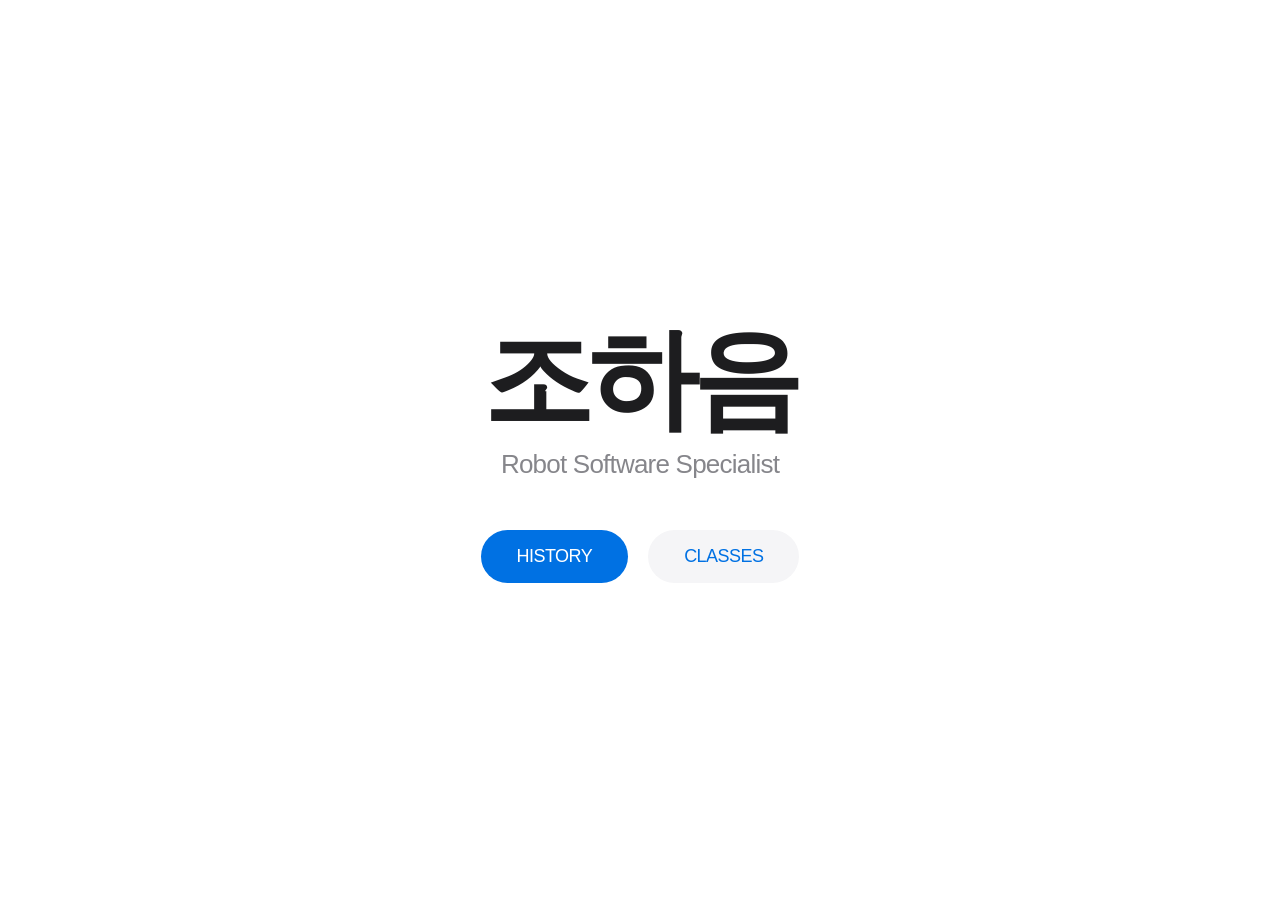
<file: ref_data/html_1/index.html>
<!DOCTYPE html>
<html lang="ko">
<head>
    <meta charset="UTF-8">
    <meta name="viewport" content="width=device-width, initial-scale=1.0">
    <title>조하음 | Portfolio</title>
    <link rel="stylesheet" href="style.css">
    <style>
        body {
            background-color: #ffffff;
            color: #1d1d1f;
            overflow: hidden;
            display: flex;
            justify-content: center;
            align-items: center;
            height: 100vh;
        }

        .hero {
            text-align: center;
        }

        h1 {
            font-size: clamp(60px, 12vw, 110px);
            font-weight: 700;
            letter-spacing: -0.05em;
            color: #1d1d1f;
            margin-bottom: 10px;
            opacity: 0;
            transform: translateY(40px);
            animation: appleFadeUp 1.2s cubic-bezier(0.4, 0, 0.2, 1) forwards;
        }

        .sub {
            font-size: 26px;
            font-weight: 400;
            color: #86868b;
            margin-bottom: 50px;
            opacity: 0;
            transform: translateY(30px);
            animation: appleFadeUp 1.2s cubic-bezier(0.4, 0, 0.2, 1) 0.3s forwards;
        }

        .links {
            display: flex;
            gap: 20px;
            justify-content: center;
            opacity: 0;
            animation: appleFadeUp 1s ease 0.8s forwards;
        }

        .btn-apple {
            padding: 16px 36px;
            border-radius: 980px;
            font-size: 18px;
            font-weight: 500;
            text-decoration: none;
            transition: all 0.3s cubic-bezier(0.4, 0, 0.2, 1);
        }

        .btn-history {
            background-color: #0071e3;
            color: #fff;
        }

        .btn-history:hover {
            background-color: #0077ed;
            transform: scale(1.05);
            box-shadow: 0 8px 20px rgba(0,113,227,0.3);
        }

        .btn-classes {
            background-color: #f5f5f7;
            color: #0071e3;
        }

        .btn-classes:hover {
            background-color: #e8e8ed;
            transform: scale(1.05);
        }

        @keyframes appleFadeUp {
            to {
                opacity: 1;
                transform: translateY(0);
            }
        }

        @media (max-width: 768px) {
            h1 { font-size: 50px; }
            .sub { font-size: 20px; }
            .links { flex-direction: column; width: 100%; }
        }
    </style>
</head>
<body>
    <div class="hero">
        <h1>조하음</h1>
        <p class="sub">Robot Software Specialist</p>
        <div class="links">
            <a href="history.html" class="btn-apple btn-history">HISTORY</a>
            <a href="classes.html" class="btn-apple btn-classes">CLASSES</a>
        </div>
    </div>
</body>
</html>
</file>
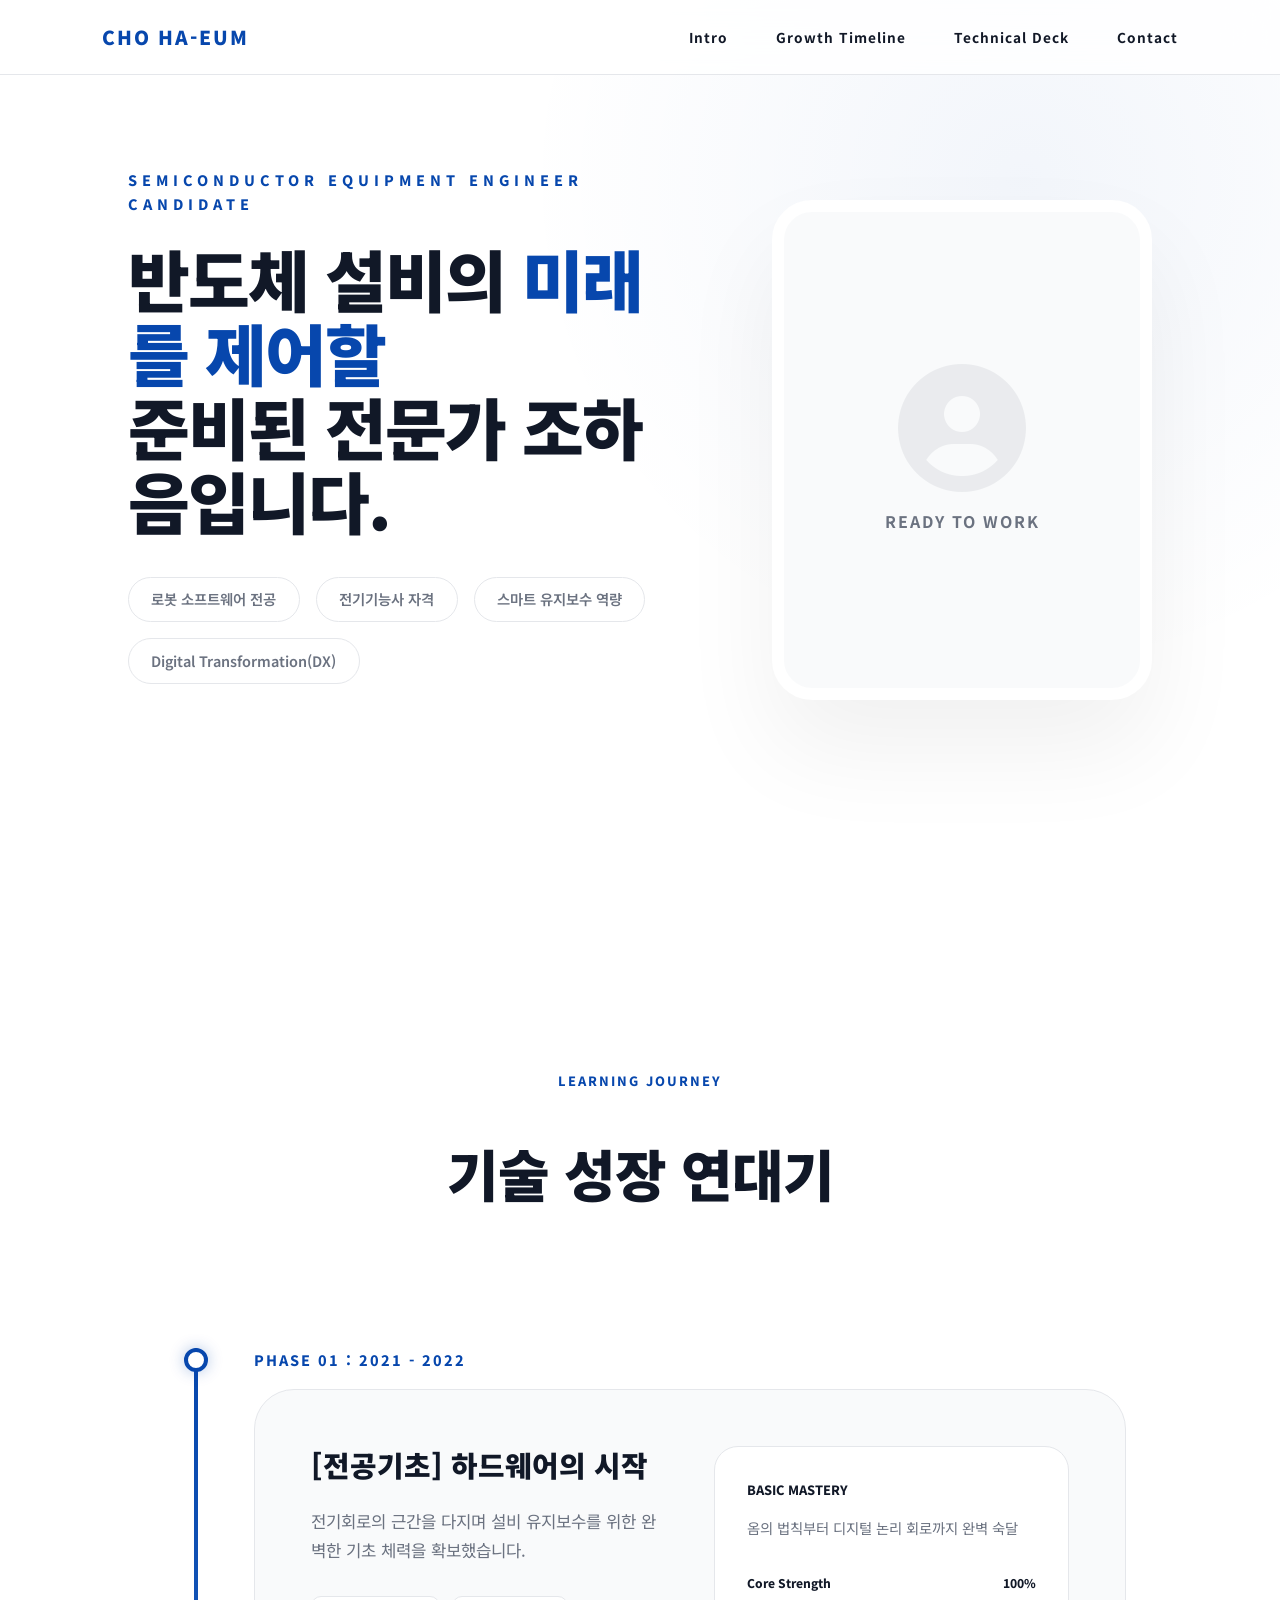
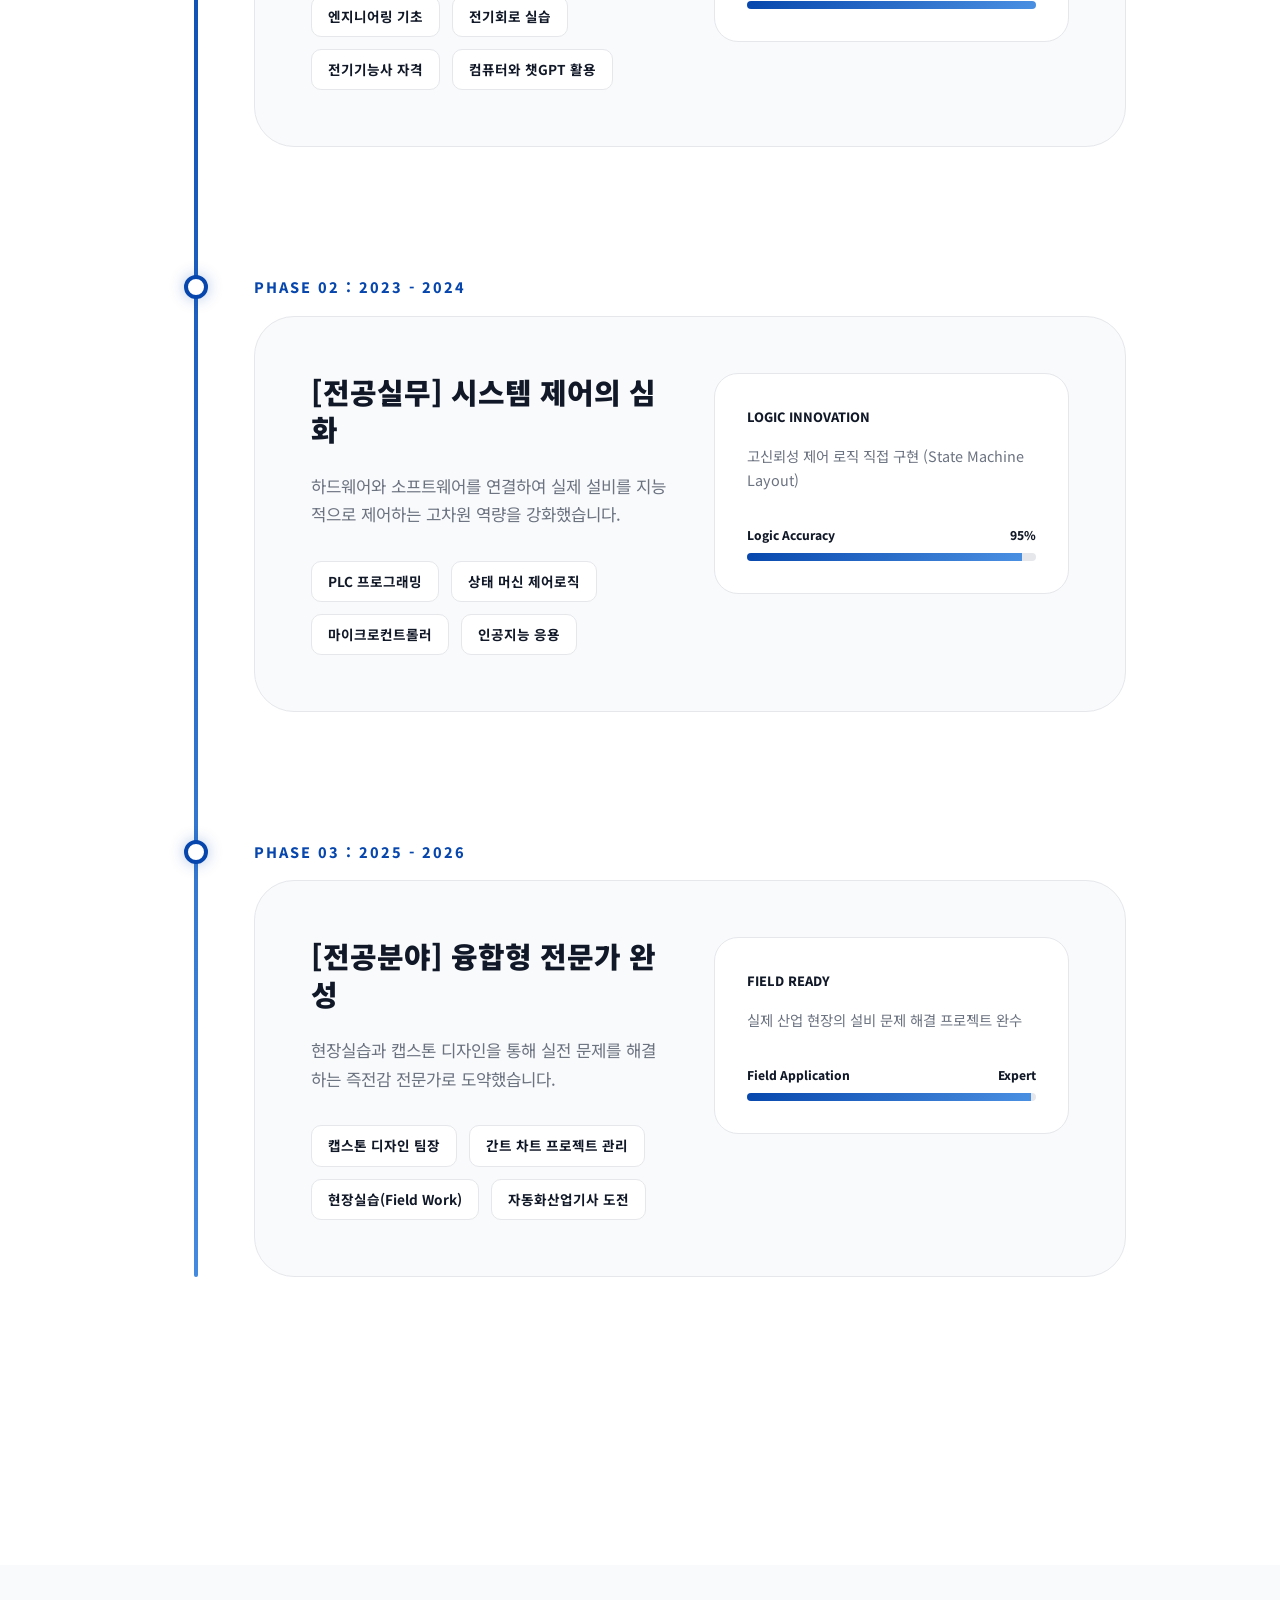
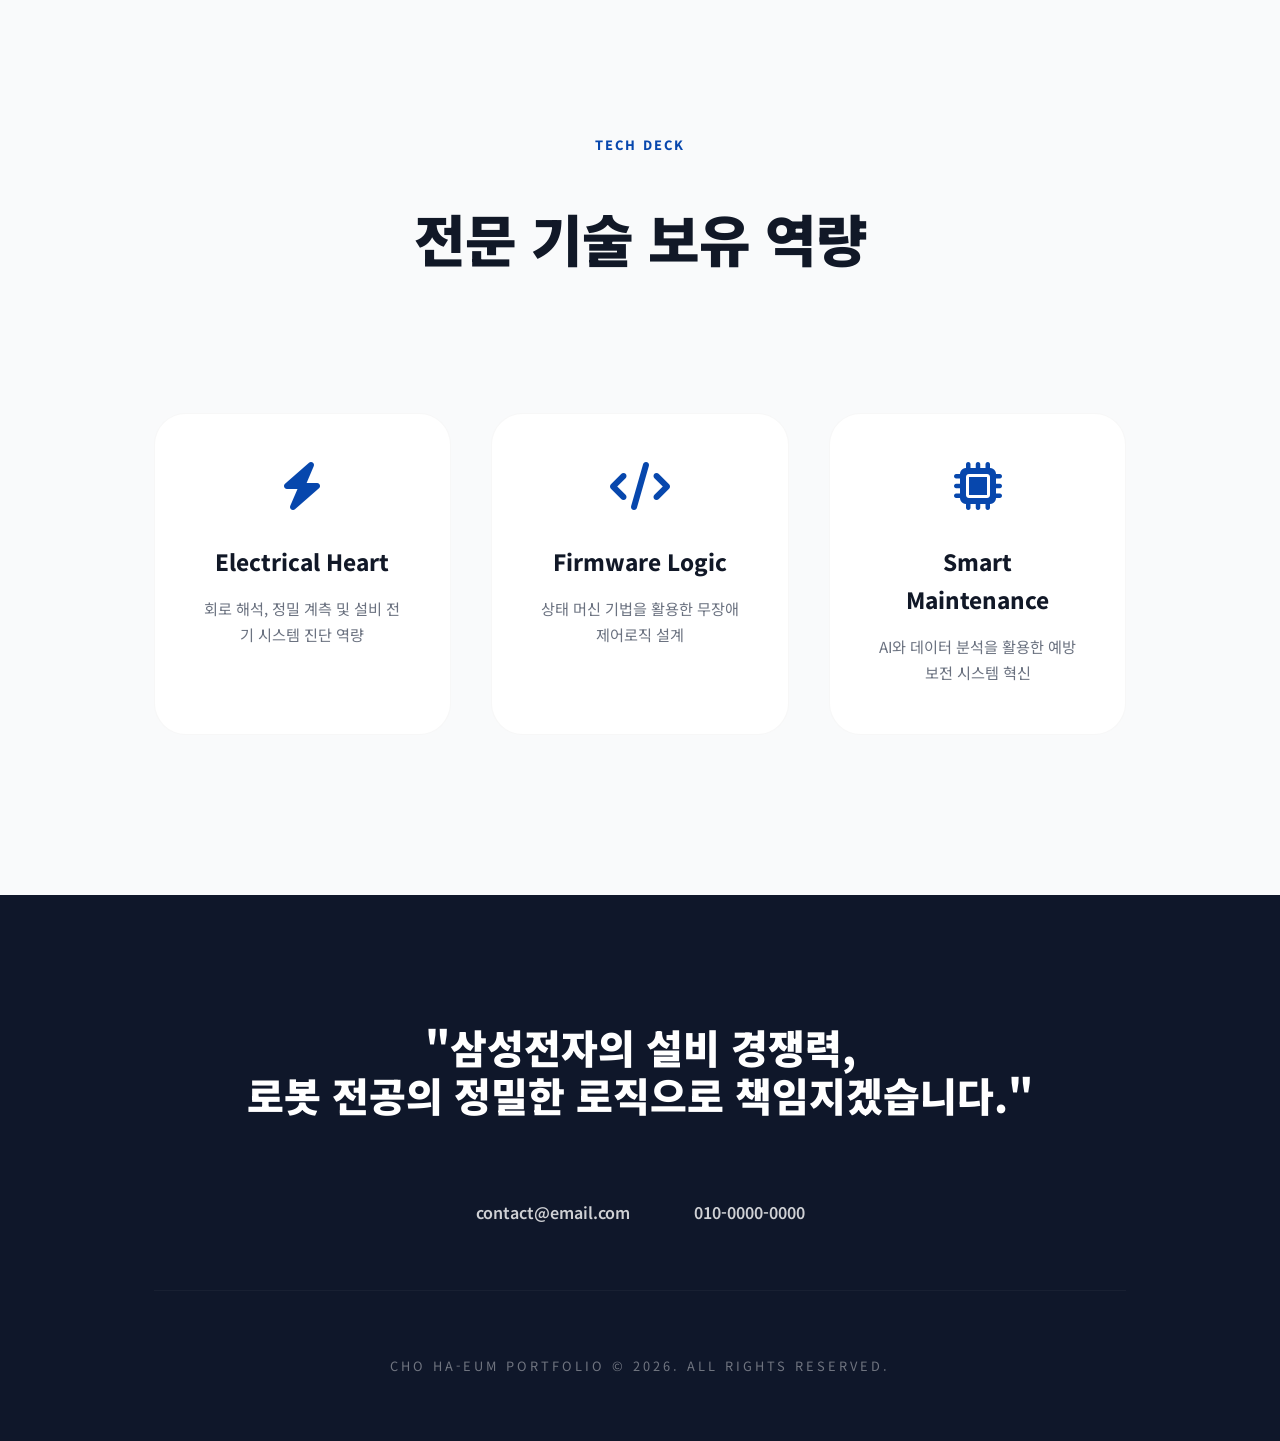
<file: ref_data/my_work/index.html>
<!DOCTYPE html>
<html lang="ko">
<head>
    <meta charset="UTF-8">
    <meta name="viewport" content="width=device-width, initial-scale=1.0">
    <title>조하음 | 삼성전자 설비 엔지니어 포트폴리오</title>
    <!-- Google Fonts -->
    <link rel="preconnect" href="https://fonts.googleapis.com">
    <link rel="preconnect" href="https://fonts.gstatic.com" crossorigin>
    <link href="https://fonts.googleapis.com/css2?family=Inter:wght@400;700;900&family=Noto+Sans+KR:wght@300;400;500;700;900&display=swap" rel="stylesheet">
    <!-- Font Awesome -->
    <link rel="stylesheet" href="https://cdnjs.cloudflare.com/ajax/libs/font-awesome/6.4.0/css/all.min.css">
    <style>
        :root {
            --samsung-blue: #0747AD;
            --samsung-gradient: linear-gradient(135deg, #0747AD 0%, #4A90E2 100%);
            --white: #FFFFFF;
            --bg-gray: #F9FAFB;
            --text-main: #111827;
            --text-muted: #6B7280;
            --border-color: #E5E7EB;
            --transition: all 0.5s cubic-bezier(0.16, 1, 0.3, 1);
        }

        * {
            margin: 0; padding: 0; box-sizing: border-box;
            font-family: 'Noto Sans KR', 'Inter', sans-serif;
            -webkit-font-smoothing: antialiased;
        }

        body { background-color: var(--white); color: var(--text-main); line-height: 1.7; overflow-x: hidden; }

        /* --- Animations --- */
        @keyframes lineGrow { from { height: 0; } to { height: 100%; } }
        @keyframes slideIn { from { opacity: 0; transform: translateX(-30px); } to { opacity: 1; transform: translateX(0); } }

        .reveal { opacity: 0; transition: var(--transition); }
        .reveal.visible { opacity: 1; transform: translateY(0) !important; }

        /* --- Header --- */
        nav {
            position: fixed; top: 0; width: 100%; height: 75px;
            background: rgba(255, 255, 255, 0.8); backdrop-filter: blur(25px);
            z-index: 1000; display: flex; justify-content: space-between;
            align-items: center; padding: 0 8%; border-bottom: 1px solid var(--border-color);
        }

        .logo { font-weight: 900; font-size: 1.2rem; color: var(--samsung-blue); letter-spacing: 2px; }

        nav ul { display: flex; list-style: none; gap: 3rem; }
        nav a { text-decoration: none; color: var(--text-main); font-weight: 700; font-size: 0.85rem; letter-spacing: 1px; transition: 0.3s; }
        nav a:hover { color: var(--samsung-blue); }

        /* --- Hero --- */
        .hero {
            height: 100vh; display: flex; align-items: center; padding: 0 10%;
            background: radial-gradient(circle at 80% 20%, rgba(7, 71, 173, 0.05) 0%, transparent 40%);
        }

        .hero-content { flex: 1.2; }
        .hero h2 { font-size: 0.9rem; font-weight: 800; color: var(--samsung-blue); letter-spacing: 5px; margin-bottom: 1.5rem; }
        .hero h1 { font-size: 4.2rem; font-weight: 900; line-height: 1.1; letter-spacing: -2px; margin-bottom: 2.5rem; }
        .hero h1 span { color: var(--samsung-blue); }

        .hero-keywords { display: flex; gap: 1rem; flex-wrap: wrap; margin-bottom: 3rem; }
        .keyword { font-size: 0.9rem; font-weight: 600; color: var(--text-muted); border: 1px solid var(--border-color); padding: 0.6rem 1.4rem; border-radius: 50px; }

        .hero-image { flex: 1; display: flex; justify-content: flex-end; }
        .profile-card {
            width: 380px; height: 500px; background: var(--bg-gray); border-radius: 40px;
            border: 12px solid var(--white); box-shadow: 0 50px 100px rgba(0,0,0,0.06);
            display: flex; align-items: center; justify-content: center; position: relative; overflow: hidden;
        }

        /* --- Technical Growth Timeline --- */
        .timeline-section { background-color: var(--white); padding: 10rem 12%; }
        
        .section-header { text-align: center; margin-bottom: 8rem; }
        .section-label { font-size: 0.8rem; font-weight: 800; color: var(--samsung-blue); padding: 0.6rem 1.5rem; background: var(--samsung-soft); border-radius: 50px; text-transform: uppercase; letter-spacing: 2px; display: inline-block; margin-bottom: 1.5rem; }
        .section-header h3 { font-size: 3.5rem; font-weight: 900; letter-spacing: -1px; }

        .timeline-container { position: relative; max-width: 1000px; margin: 0 auto; }
        
        /* Growth Track Line */
        .timeline-track {
            position: absolute; left: 40px; top: 0; bottom: 0; width: 4px;
            background: #F3F4F6; border-radius: 2px; overflow: hidden;
        }
        .timeline-progress {
            position: absolute; left: 0; top: 0; width: 100%; height: 0;
            background: var(--samsung-gradient); transition: height 2s ease;
        }

        .timeline-item {
            position: relative; padding-left: 100px; margin-bottom: 8rem;
        }

        .timeline-dot {
            position: absolute; left: 30px; top: 0; width: 24px; height: 24px;
            background: var(--white); border: 4px solid var(--samsung-blue);
            border-radius: 50%; z-index: 2; box-shadow: 0 0 15px rgba(7, 71, 173, 0.3);
        }

        .timeline-phase {
            font-size: 0.9rem; font-weight: 800; color: var(--samsung-blue);
            letter-spacing: 2px; margin-bottom: 1rem; display: block;
        }

        .timeline-card {
            background: var(--bg-gray); padding: 3.5rem; border-radius: 40px;
            border: 1px solid var(--border-color); transition: var(--transition);
            display: grid; grid-template-columns: 1fr 1fr; gap: 3rem; align-items: start;
        }

        .timeline-card:hover { border-color: var(--samsung-blue); transform: translateX(10px); background: var(--white); box-shadow: 0 30px 60px rgba(7, 71, 173, 0.05); }

        .card-content h4 { font-size: 1.8rem; font-weight: 900; margin-bottom: 1.5rem; line-height: 1.3; }
        .card-info { font-size: 1.05rem; color: var(--text-muted); margin-bottom: 2rem; }

        .card-skills { display: flex; flex-wrap: wrap; gap: 0.75rem; }
        .skill-tag { font-size: 0.85rem; font-weight: 700; color: var(--text-main); background: var(--white); padding: 0.5rem 1rem; border-radius: 10px; border: 1px solid var(--border-color); }

        .card-visual { background: var(--white); padding: 2rem; border-radius: 24px; border: 1px solid var(--border-color); }
        .growth-meter { margin-top: 1.5rem; }
        .meter-bar { height: 8px; background: #E5E7EB; border-radius: 4px; overflow: hidden; margin-top: 0.5rem; }
        .meter-fill { height: 100%; background: var(--samsung-gradient); width: 0; transition: width 1.5s cubic-bezier(0.16, 1, 0.3, 1); }

        /* --- Tech Deck (Skill Details) --- */
        .tech-deck { background: var(--bg-gray); padding: 10rem 12%; }
        .deck-grid { display: grid; grid-template-columns: repeat(3, 1fr); gap: 2.5rem; }
        .deck-card { background: var(--white); padding: 3rem; border-radius: 32px; text-align: center; border: 1px solid rgba(0,0,0,0.03); }
        .deck-card i { font-size: 3rem; color: var(--samsung-blue); margin-bottom: 2rem; }
        .deck-card h5 { font-size: 1.4rem; font-weight: 800; margin-bottom: 1rem; }
        
        /* --- Footer --- */
        footer { background: #0F172A; color: var(--white); padding: 8rem 12% 4rem; text-align: center; }
        .final-quote { font-size: 2.5rem; font-weight: 900; max-width: 900px; margin: 0 auto 5rem; line-height: 1.2; }
        .contact-info { display: flex; justify-content: center; gap: 4rem; margin-bottom: 4rem; font-weight: 600; }
        .contact-info a { color: var(--white); text-decoration: none; opacity: 0.8; }
        .footer-logo { font-size: 0.8rem; letter-spacing: 3px; opacity: 0.4; margin-top: 4rem; border-top: 1px solid rgba(255,255,255,0.1); padding-top: 4rem; }

        #scroll-top { position: fixed; bottom: 40px; right: 40px; width: 60px; height: 60px; background: var(--samsung-blue); color: var(--white); border-radius: 50%; display: flex; align-items: center; justify-content: center; cursor: pointer; opacity: 0; transition: 0.4s; z-index: 999; }
        #scroll-top.visible { opacity: 1; }

        @media (max-width: 1024px) {
            .hero { flex-direction: column; text-align: center; padding-top: 10rem; }
            .hero-image { display: none; }
            .timeline-card { grid-template-columns: 1fr; padding: 2.5rem; }
            .deck-grid { grid-template-columns: 1fr; }
            .timeline-track { left: 20px; }
            .timeline-dot { left: 10px; }
            .timeline-item { padding-left: 60px; }
        }
    </style>
</head>
<body>

    <nav>
        <div class="logo">CHO HA-EUM</div>
        <ul>
            <li><a href="#hero">Intro</a></li>
            <li><a href="#timeline">Growth Timeline</a></li>
            <li><a href="#tech">Technical Deck</a></li>
            <li><a href="#contact">Contact</a></li>
        </ul>
    </nav>

    <section id="hero" class="hero">
        <div class="hero-content reveal" style="transform: translateY(30px);">
            <h2>SEMICONDUCTOR EQUIPMENT ENGINEER CANDIDATE</h2>
            <h1>
                반도체 설비의 <span>미래를 제어할</span><br>
                준비된 전문가 조하음입니다.
            </h1>
            <div class="hero-keywords">
                <div class="keyword">로봇 소프트웨어 전공</div>
                <div class="keyword">전기기능사 자격</div>
                <div class="keyword">스마트 유지보수 역량</div>
                <div class="keyword">Digital Transformation(DX)</div>
            </div>
        </div>
        <div class="hero-image reveal" style="transform: translateY(30px); transition-delay: 0.2s;">
            <div class="profile-card">
                <div style="text-align: center; color: var(--text-muted);">
                    <i class="fas fa-user-circle" style="font-size: 8rem; margin-bottom: 1rem; opacity: 0.1;"></i>
                    <p style="font-weight: 700; letter-spacing: 2px;">READY TO WORK</p>
                </div>
            </div>
        </div>
    </section>

    <!-- TECHNICAL GROWTH TIMELINE -->
    <section id="timeline" class="timeline-section">
        <div class="section-header reveal" style="transform: translateY(30px);">
            <span class="section-label">Learning Journey</span>
            <h3>기술 성장 연대기</h3>
        </div>

        <div class="timeline-container">
            <div class="timeline-track">
                <div class="timeline-progress" id="progress-line"></div>
            </div>

            <!-- PHASE 1 -->
            <div class="timeline-item reveal" style="transform: translateY(30px);">
                <div class="timeline-dot"></div>
                <span class="timeline-phase">PHASE 01 : 2021 - 2022</span>
                <div class="timeline-card">
                    <div class="card-content">
                        <h4>[전공기초] 하드웨어의 시작</h4>
                        <p class="card-info">전기회로의 근간을 다지며 설비 유지보수를 위한 완벽한 기초 체력을 확보했습니다.</p>
                        <div class="card-skills">
                            <span class="skill-tag">엔지니어링 기초</span>
                            <span class="skill-tag">전기회로 실습</span>
                            <span class="skill-tag">전기기능사 자격</span>
                            <span class="skill-tag">컴퓨터와 챗GPT 활용</span>
                        </div>
                    </div>
                    <div class="card-visual">
                        <p style="font-weight: 800; font-size: 0.8rem; margin-bottom: 1rem;">BASIC MASTERY</p>
                        <div class="card-info" style="font-size: 0.9rem;">옴의 법칙부터 디지털 논리 회로까지 완벽 숙달</div>
                        <div class="growth-meter">
                            <div style="display: flex; justify-content: space-between; font-size: 0.75rem; font-weight: 800;">
                                <span>Core Strength</span>
                                <span>100%</span>
                            </div>
                            <div class="meter-bar"><div class="meter-fill" style="width: 100%;"></div></div>
                        </div>
                    </div>
                </div>
            </div>

            <!-- PHASE 2 -->
            <div class="timeline-item reveal" style="transform: translateY(30px);">
                <div class="timeline-dot"></div>
                <span class="timeline-phase">PHASE 02 : 2023 - 2024</span>
                <div class="timeline-card">
                    <div class="card-content">
                        <h4>[전공실무] 시스템 제어의 심화</h4>
                        <p class="card-info">하드웨어와 소프트웨어를 연결하여 실제 설비를 지능적으로 제어하는 고차원 역량을 강화했습니다.</p>
                        <div class="card-skills">
                            <span class="skill-tag">PLC 프로그래밍</span>
                            <span class="skill-tag">상태 머신 제어로직</span>
                            <span class="skill-tag">마이크로컨트롤러</span>
                            <span class="skill-tag">인공지능 응용</span>
                        </div>
                    </div>
                    <div class="card-visual">
                        <p style="font-weight: 800; font-size: 0.8rem; margin-bottom: 1rem;">LOGIC INNOVATION</p>
                        <div class="card-info" style="font-size: 0.9rem;">고신뢰성 제어 로직 직접 구현 (State Machine Layout)</div>
                        <div class="growth-meter">
                            <div style="display: flex; justify-content: space-between; font-size: 0.75rem; font-weight: 800;">
                                <span>Logic Accuracy</span>
                                <span>95%</span>
                            </div>
                            <div class="meter-bar"><div class="meter-fill" style="width: 95%;"></div></div>
                        </div>
                    </div>
                </div>
            </div>

            <!-- PHASE 3 -->
            <div class="timeline-item reveal" style="transform: translateY(30px);">
                <div class="timeline-dot"></div>
                <span class="timeline-phase">PHASE 03 : 2025 - 2026</span>
                <div class="timeline-card">
                    <div class="card-content">
                        <h4>[전공분야] 융합형 전문가 완성</h4>
                        <p class="card-info">현장실습과 캡스톤 디자인을 통해 실전 문제를 해결하는 즉전감 전문가로 도약했습니다.</p>
                        <div class="card-skills">
                            <span class="skill-tag">캡스톤 디자인 팀장</span>
                            <span class="skill-tag">간트 차트 프로젝트 관리</span>
                            <span class="skill-tag">현장실습(Field Work)</span>
                            <span class="skill-tag">자동화산업기사 도전</span>
                        </div>
                    </div>
                    <div class="card-visual">
                        <p style="font-weight: 800; font-size: 0.8rem; margin-bottom: 1rem;">FIELD READY</p>
                        <div class="card-info" style="font-size: 0.9rem;">실제 산업 현장의 설비 문제 해결 프로젝트 완수</div>
                        <div class="growth-meter">
                            <div style="display: flex; justify-content: space-between; font-size: 0.75rem; font-weight: 800;">
                                <span>Field Application</span>
                                <span>Expert</span>
                            </div>
                            <div class="meter-bar"><div class="meter-fill" style="width: 98%;"></div></div>
                        </div>
                    </div>
                </div>
            </div>
        </div>
    </section>

    <!-- TECHNICAL DECK -->
    <section id="tech" class="tech-deck">
        <div class="section-header reveal" style="transform: translateY(30px);">
            <span class="section-label">Tech Deck</span>
            <h3>전문 기술 보유 역량</h3>
        </div>
        <div class="deck-grid">
            <div class="deck-card reveal" style="transform: translateY(30px);">
                <i class="fas fa-bolt"></i>
                <h5>Electrical Heart</h5>
                <p style="color: var(--text-muted); font-size: 0.95rem;">회로 해석, 정밀 계측 및 설비 전기 시스템 진단 역량</p>
            </div>
            <div class="deck-card reveal" style="transform: translateY(30px); transition-delay: 0.1s;">
                <i class="fas fa-code"></i>
                <h5>Firmware Logic</h5>
                <p style="color: var(--text-muted); font-size: 0.95rem;">상태 머신 기법을 활용한 무장애 제어로직 설계</p>
            </div>
            <div class="deck-card reveal" style="transform: translateY(30px); transition-delay: 0.2s;">
                <i class="fas fa-microchip"></i>
                <h5>Smart Maintenance</h5>
                <p style="color: var(--text-muted); font-size: 0.95rem;">AI와 데이터 분석을 활용한 예방 보전 시스템 혁신</p>
            </div>
        </div>
    </section>

    <footer id="contact">
        <div class="reveal" style="transform: translateY(30px);">
            <h3 class="final-quote">"삼성전자의 설비 경쟁력,<br>로봇 전공의 정밀한 로직으로 책임지겠습니다."</h3>
            <div class="contact-info">
                <a href="mailto:contact@email.com">contact@email.com</a>
                <a href="tel:010-0000-0000">010-0000-0000</a>
            </div>
        </div>
        <div class="footer-logo">
            CHO HA-EUM PORTFOLIO &copy; 2026. ALL RIGHTS RESERVED.
        </div>
    </footer>

    <div id="scroll-top"><i class="fas fa-arrow-up"></i></div>

    <script>
        const scrollBtn = document.getElementById('scroll-top');
        const progressLine = document.getElementById('progress-line');

        // Scroll Logic
        window.addEventListener('scroll', () => {
            const h = document.documentElement, b = document.body;
            const scrollPercent = (h.scrollTop || b.scrollTop) / (h.scrollHeight - h.clientHeight);
            
            // Update growth line
            if (scrollPercent > 0.1) {
                progressLine.style.height = (scrollPercent * 1.1) * 100 + "%";
            }

            if (window.pageYOffset > 500) scrollBtn.classList.add('visible');
            else scrollBtn.classList.remove('visible');
        });

        scrollBtn.addEventListener('click', () => {
            window.scrollTo({ top: 0, behavior: 'smooth' });
        });

        // Intersection Observer
        const observer = new IntersectionObserver((entries) => {
            entries.forEach(entry => {
                if (entry.isIntersecting) {
                    entry.target.classList.add('visible');
                }
            });
        }, { threshold: 0.1 });

        document.querySelectorAll('.reveal').forEach(el => observer.observe(el));

        // Smooth Scroll
        document.querySelectorAll('a[href^="#"]').forEach(anchor => {
            anchor.addEventListener('click', function (e) {
                e.preventDefault();
                const target = document.querySelector(this.getAttribute('href'));
                if (target) {
                    window.scrollTo({
                        top: target.offsetTop - 75,
                        behavior: 'smooth'
                    });
                }
            });
        });
    </script>
</body>
</html>
</file>
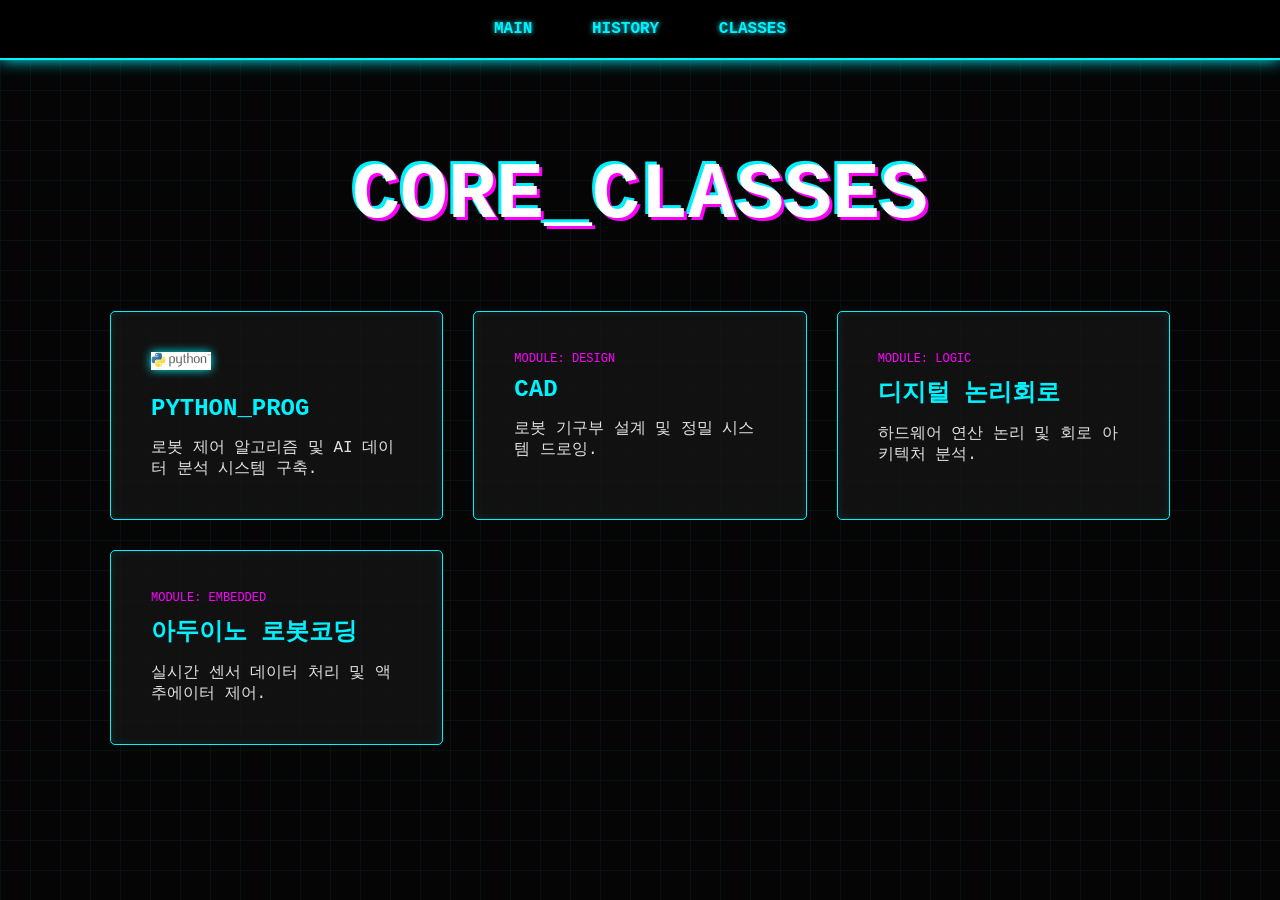
<file: ref_data/html/classes.html>
<!DOCTYPE html>
<html lang="ko">
<head>
    <meta charset="UTF-8">
    <title>CLASSES | JO HA EUM</title>
    <link rel="stylesheet" href="style.css">
</head>
<body>
    <nav>
        <div class="nav-content">
            <a href="index.html">MAIN</a>
            <a href="history.html">HISTORY</a>
            <a href="classes.html">CLASSES</a>
        </div>
    </nav>

    <div class="header-section">
        <h1>CORE_CLASSES</h1>
    </div>

    <div class="container">
        <div class="grid">
            <div class="card">
                <img src="image_fe2150.png" class="python-img" alt="Python">
                <h3>PYTHON_PROG</h3>
                <p>로봇 제어 알고리즘 및 AI 데이터 분석 시스템 구축.</p>
            </div>
            <div class="card">
                <span class="tag">MODULE: DESIGN</span>
                <h3>CAD</h3>
                <p>로봇 기구부 설계 및 정밀 시스템 드로잉.</p>
            </div>
            <div class="card">
                <span class="tag">MODULE: LOGIC</span>
                <h3>디지털 논리회로</h3>
                <p>하드웨어 연산 논리 및 회로 아키텍처 분석.</p>
            </div>
            <div class="card">
                <span class="tag">MODULE: EMBEDDED</span>
                <h3>아두이노 로봇코딩</h3>
                <p>실시간 센서 데이터 처리 및 액추에이터 제어.</p>
            </div>
        </div>
    </div>
</body>
</html>
</file>
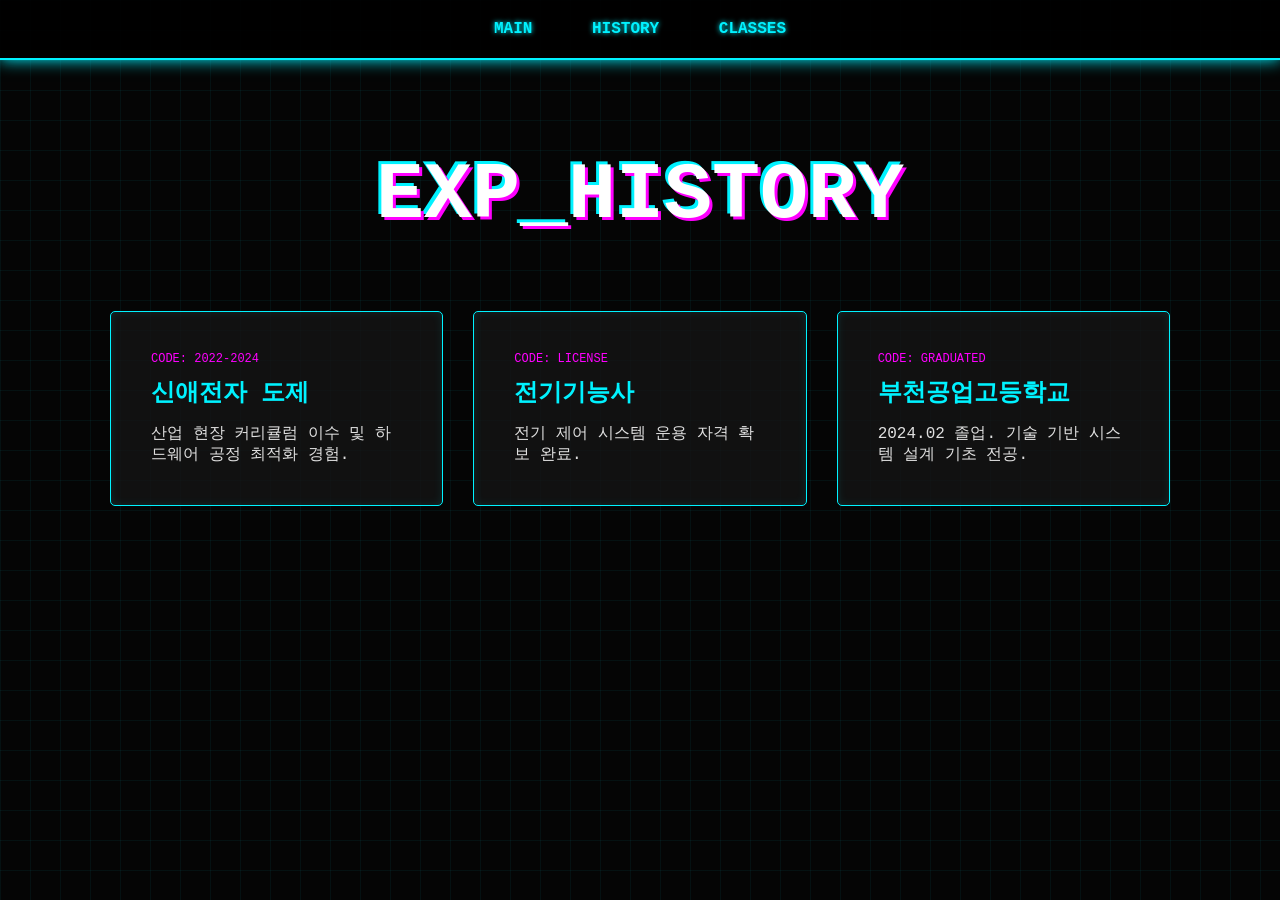
<file: ref_data/html/history.html>
<!DOCTYPE html>
<html lang="ko">
<head>
    <meta charset="UTF-8">
    <title>HISTORY | JO HA EUM</title>
    <link rel="stylesheet" href="style.css">
</head>
<body>
    <nav>
        <div class="nav-content">
            <a href="index.html">MAIN</a>
            <a href="history.html">HISTORY</a>
            <a href="classes.html">CLASSES</a>
        </div>
    </nav>

    <div class="header-section">
        <h1>EXP_HISTORY</h1>
    </div>

    <div class="container">
        <div class="grid">
            <div class="card">
                <span class="tag">CODE: 2022-2024</span>
                <h3>신애전자 도제</h3>
                <p>산업 현장 커리큘럼 이수 및 하드웨어 공정 최적화 경험.</p>
            </div>
            <div class="card">
                <span class="tag">CODE: LICENSE</span>
                <h3>전기기능사</h3>
                <p>전기 제어 시스템 운용 자격 확보 완료.</p>
            </div>
            <div class="card">
                <span class="tag">CODE: GRADUATED</span>
                <h3>부천공업고등학교</h3>
                <p>2024.02 졸업. 기술 기반 시스템 설계 기초 전공.</p>
            </div>
        </div>
    </div>
</body>
</html>
</file>
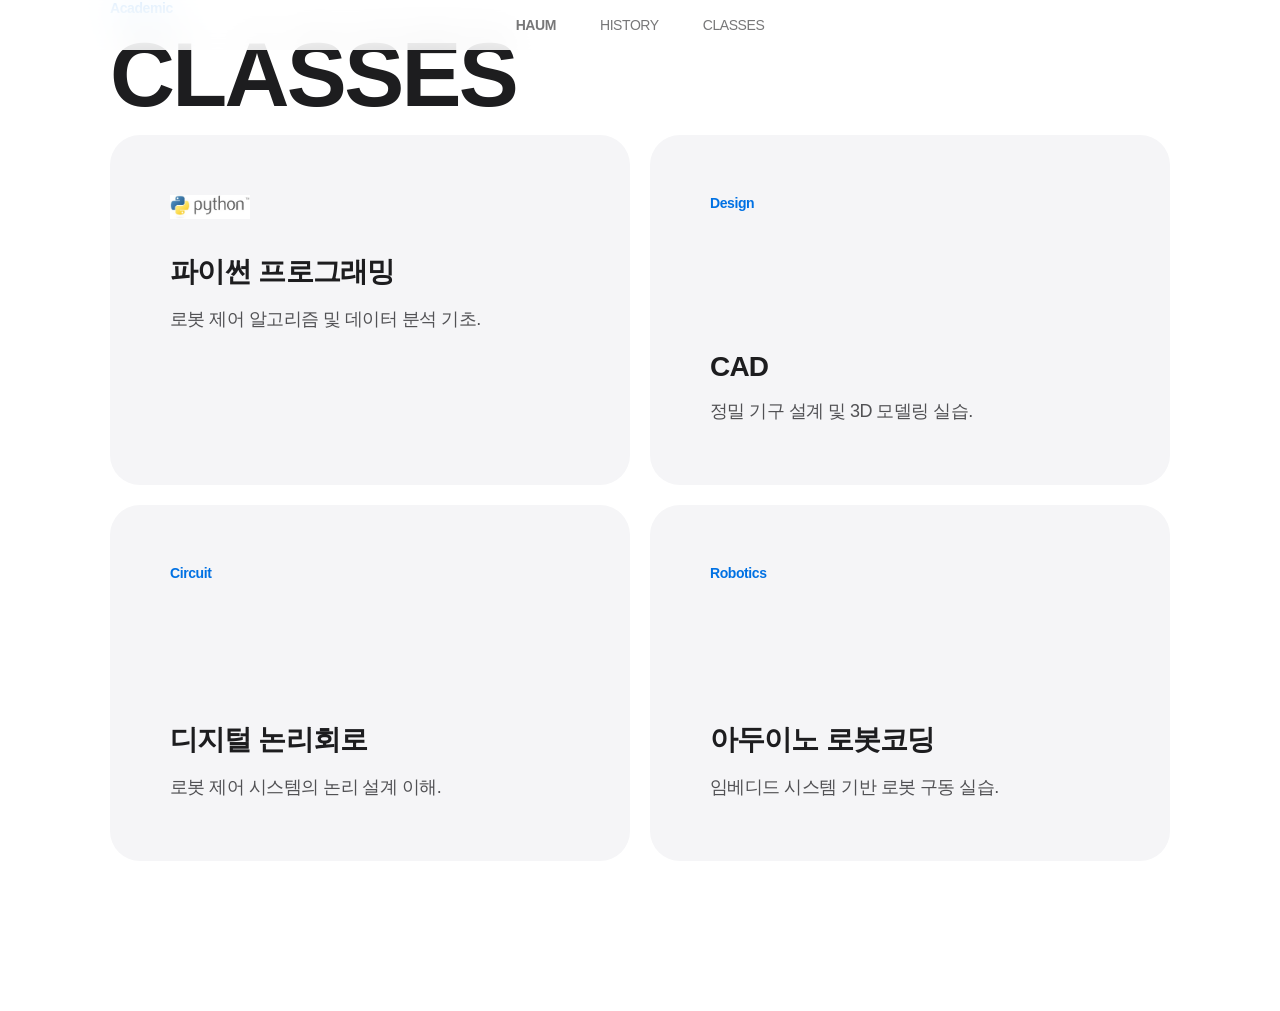
<file: ref_data/html_1/classes.html>
<!DOCTYPE html>
<html lang="ko">
<head>
    <meta charset="UTF-8">
    <title>CLASSES | 조하음</title>
    <link rel="stylesheet" href="style.css">
</head>
<body>
    <nav>
        <div class="nav-content">
            <a href="index.html" style="font-weight:700">HAUM</a>
            <a href="history.html">HISTORY</a>
            <a href="classes.html">CLASSES</a>
        </div>
    </nav>
    <div class="container">
        <div class="title-area">
            <span class="tag">Academic</span>
            <h1>CLASSES</h1>
        </div>
        <div class="grid">
            <div class="card">
                <img src="python_logo.png" class="python-img" alt="Python">
                <h3>파이썬 프로그래밍</h3>
                <p>로봇 제어 알고리즘 및 데이터 분석 기초.</p>
            </div>
            <div class="card">
                <span class="tag">Design</span>
                <h3 style="margin-top:140px;">CAD</h3>
                <p>정밀 기구 설계 및 3D 모델링 실습.</p>
            </div>
            <div class="card">
                <span class="tag">Circuit</span>
                <h3 style="margin-top:140px;">디지털 논리회로</h3>
                <p>로봇 제어 시스템의 논리 설계 이해.</p>
            </div>
            <div class="card">
                <span class="tag">Robotics</span>
                <h3 style="margin-top:140px;">아두이노 로봇코딩</h3>
                <p>임베디드 시스템 기반 로봇 구동 실습.</p>
            </div>
        </div>
    </div>
</body>
</html>
</file>
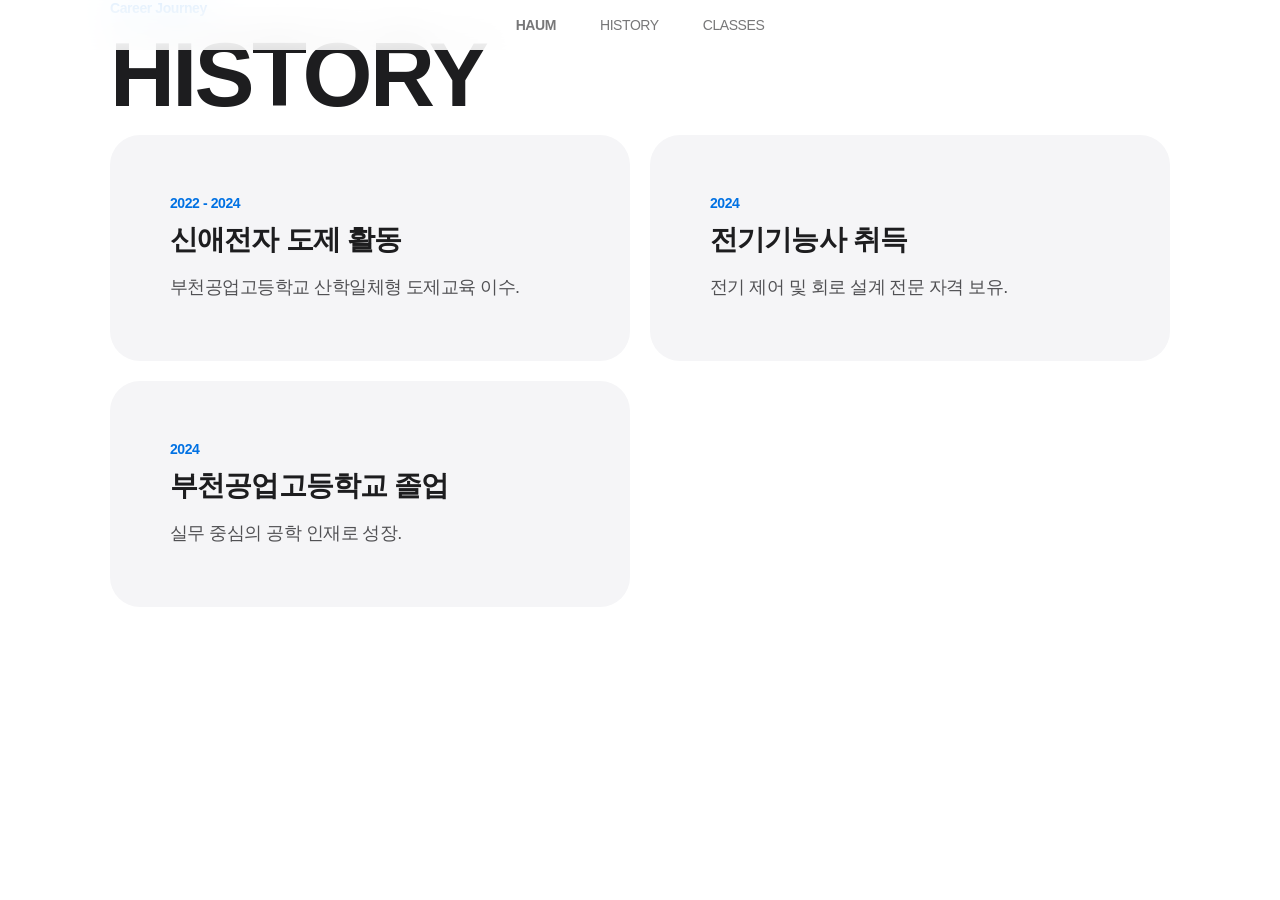
<file: ref_data/html_1/history.html>
<!DOCTYPE html>
<html lang="ko">
<head>
    <meta charset="UTF-8">
    <title>HISTORY | 조하음</title>
    <link rel="stylesheet" href="style.css">
</head>
<body>
    <nav>
        <div class="nav-content">
            <a href="index.html" style="font-weight:700">HAUM</a>
            <a href="history.html">HISTORY</a>
            <a href="classes.html">CLASSES</a>
        </div>
    </nav>
    <div class="container">
        <div class="title-area">
            <span class="tag">Career Journey</span>
            <h1>HISTORY</h1>
        </div>
        <div class="grid">
            <div class="card">
                <span class="tag">2022 - 2024</span>
                <h3>신애전자 도제 활동</h3>
                <p>부천공업고등학교 산학일체형 도제교육 이수.</p>
            </div>
            <div class="card">
                <span class="tag">2024</span>
                <h3>전기기능사 취득</h3>
                <p>전기 제어 및 회로 설계 전문 자격 보유.</p>
            </div>
            <div class="card">
                <span class="tag">2024</span>
                <h3>부천공업고등학교 졸업</h3>
                <p>실무 중심의 공학 인재로 성장.</p>
            </div>
        </div>
    </div>
</body>
</html>
</file>
<file: ref_data/html_1/style.css>
/* style.css */
* {
    margin: 0;
    padding: 0;
    box-sizing: border-box;
    font-family: -apple-system, BlinkMacSystemFont, "Apple SD Gothic Neo", sans-serif;
    letter-spacing: -0.03em;
}

body {
    background-color: #ffffff;
    color: #1d1d1f;
    -webkit-font-smoothing: antialiased;
}

/* 네비게이션: 더 미니멀하게 */
nav {
    position: fixed;
    top: 0; width: 100%; height: 50px;
    background: rgba(255, 255, 255, 0.8);
    backdrop-filter: saturate(180%) blur(20px);
    z-index: 1000;
    display: flex;
    justify-content: center;
    align-items: center;
}

.nav-content a {
    text-decoration: none;
    color: #1d1d1f;
    font-size: 14px;
    margin: 0 20px;
    font-weight: 400;
    opacity: 0.6;
    transition: opacity 0.3s;
}

.nav-content a:hover { opacity: 1; }

/* 메인 타이틀 스타일 (메인화면과 통일) */
.page-header {
    height: 60vh;
    display: flex;
    flex-direction: column;
    justify-content: center;
    align-items: center;
    text-align: center;
}

h1 {
    font-size: clamp(50px, 10vw, 90px);
    font-weight: 700;
    line-height: 1.1;
    margin-bottom: 10px;
}

.page-sub {
    font-size: 20px;
    color: #86868b;
    font-weight: 400;
}

/* 그리드 레이아웃: 여백 강조 */
.container {
    max-width: 1060px;
    margin: 0 auto;
    padding-bottom: 150px;
}

.grid {
    display: grid;
    grid-template-columns: repeat(auto-fit, minmax(450px, 1fr));
    gap: 20px;
}

.card {
    background: #f5f5f7;
    border-radius: 30px;
    padding: 60px;
    transition: transform 0.5s cubic-bezier(0.4, 0, 0.2, 1);
}

.card:hover {
    transform: scale(1.02);
}

.card h3 {
    font-size: 28px;
    font-weight: 600;
    margin-bottom: 15px;
}

.card p {
    font-size: 18px;
    color: #515154;
    line-height: 1.5;
}

.tag {
    color: #0071e3;
    font-weight: 600;
    font-size: 14px;
    margin-bottom: 10px;
    display: block;
}

.python-img {
    width: 80px;
    margin-bottom: 30px;
}

@media (max-width: 768px) {
    .grid { grid-template-columns: 1fr; padding: 0 20px; }
    .card { padding: 40px; }
    h1 { font-size: 45px; }
}
</file>
<file: ref_data/html/style.css>
/* style.css */
:root {
    --bg-black: #050505;
    --neon-blue: #00f2ff;
    --neon-pink: #ff00ff;
    --text-main: #e0e0e0;
    --card-bg: rgba(20, 20, 20, 0.8);
}

* {
    margin: 0;
    padding: 0;
    box-sizing: border-box;
    font-family: 'Courier New', Courier, monospace; /* 코딩 감성 폰트 */
}

body {
    background-color: var(--bg-black);
    color: var(--text-main);
    background-image: 
        linear-gradient(rgba(0, 242, 255, 0.05) 1px, transparent 1px),
        linear-gradient(90deg, rgba(0, 242, 255, 0.05) 1px, transparent 1px);
    background-size: 30px 30px; /* 배경 그리드 효과 */
    overflow-x: hidden;
}

/* 네비게이션 */
nav {
    position: fixed;
    top: 0; width: 100%; height: 60px;
    background: rgba(0, 0, 0, 0.9);
    border-bottom: 2px solid var(--neon-blue);
    box-shadow: 0 0 15px var(--neon-blue);
    z-index: 1000;
    display: flex;
    justify-content: center;
    align-items: center;
}

.nav-content a {
    text-decoration: none;
    color: var(--neon-blue);
    font-size: 16px;
    margin: 0 25px;
    font-weight: bold;
    text-transform: uppercase;
    text-shadow: 0 0 5px var(--neon-blue);
    transition: 0.3s;
}

.nav-content a:hover {
    color: var(--neon-pink);
    text-shadow: 0 0 10px var(--neon-pink);
}

/* 헤더 & 타이틀 */
.header-section {
    padding-top: 150px;
    text-align: center;
}

h1 {
    font-size: 80px;
    color: #fff;
    text-transform: uppercase;
    text-shadow: 3px 3px var(--neon-pink), -3px -3px var(--neon-blue);
    margin-bottom: 20px;
}

/* 카드 디자인 */
.container {
    max-width: 1100px;
    margin: 0 auto;
    padding: 50px 20px;
}

.grid {
    display: grid;
    grid-template-columns: repeat(auto-fit, minmax(300px, 1fr));
    gap: 30px;
}

.card {
    background: var(--card-bg);
    border: 1px solid var(--neon-blue);
    padding: 40px;
    border-radius: 5px; /* 각진 디자인 */
    position: relative;
    transition: 0.3s;
    box-shadow: inset 0 0 10px rgba(0, 242, 255, 0.1);
}

.card:hover {
    transform: scale(1.03);
    border-color: var(--neon-pink);
    box-shadow: 0 0 20px var(--neon-pink);
}

.card h3 {
    color: var(--neon-blue);
    margin-bottom: 15px;
    font-size: 24px;
}

.tag {
    color: var(--neon-pink);
    font-size: 12px;
    margin-bottom: 10px;
    display: block;
}

/* 이미지 스타일 */
.hero-image {
    max-width: 900px;
    width: 100%;
    border: 3px solid var(--neon-blue);
    box-shadow: 0 0 30px var(--neon-blue);
    margin: 40px 0;
    filter: brightness(1.1) contrast(1.1);
}

.python-img {
    width: 60px;
    filter: drop-shadow(0 0 5px var(--neon-blue));
    margin-bottom: 20px;
}

/* 버튼 */
.btn-neon {
    padding: 15px 40px;
    border: 2px solid var(--neon-blue);
    background: transparent;
    color: var(--neon-blue);
    font-weight: bold;
    text-decoration: none;
    transition: 0.3s;
    display: inline-block;
    margin-top: 30px;
}

.btn-neon:hover {
    background: var(--neon-blue);
    color: #000;
    box-shadow: 0 0 20px var(--neon-blue);
}

@media (max-width: 768px) {
    h1 { font-size: 40px; }
}
</file>
